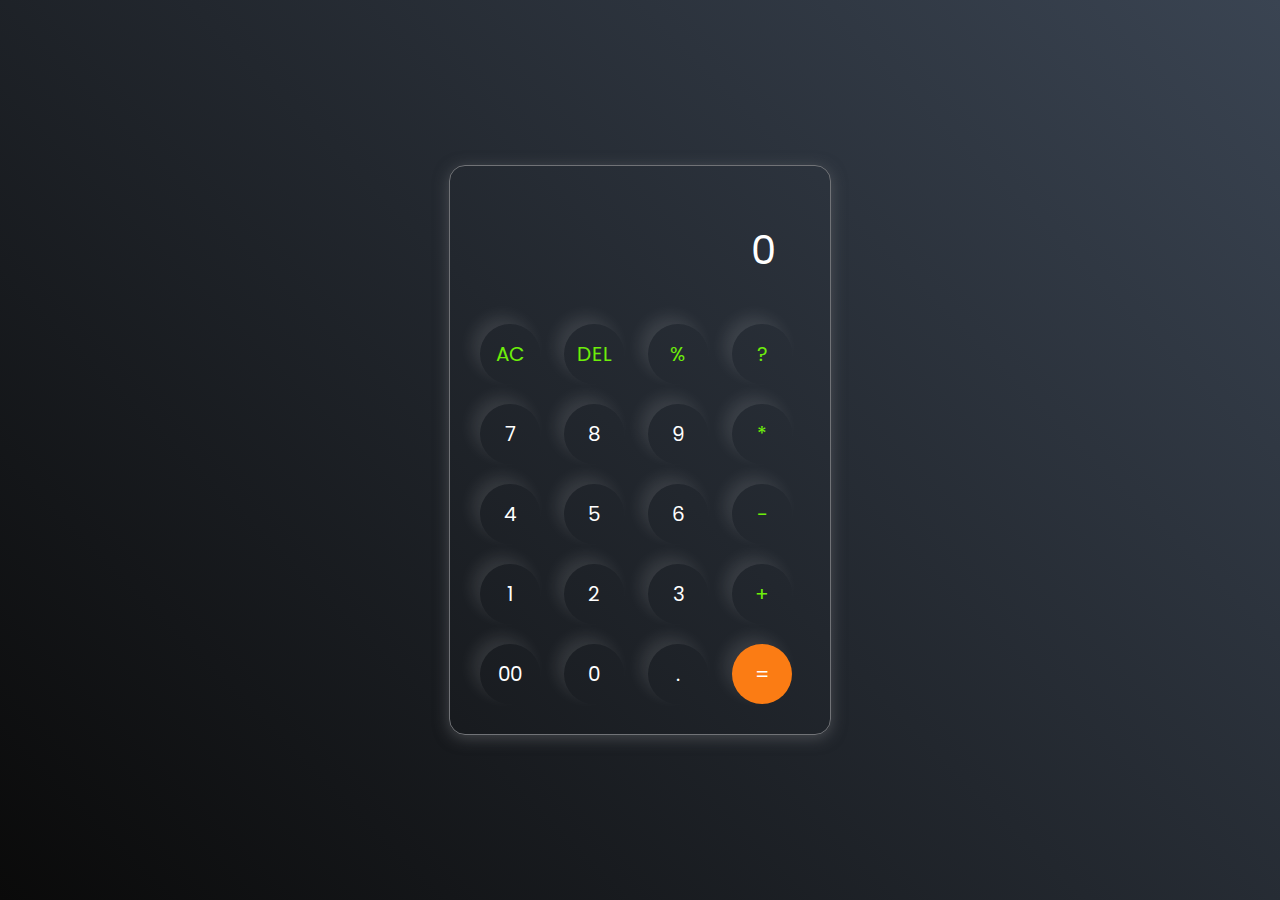
<file: calculator/index.html>
<!DOCTYPE html>
<html lang="en">
<head>
    <meta charset="UTF-8">
    <meta name="viewport" content="width=device-width, initial-scale=1.0">
    <link rel="stylesheet" href="style.css">
    <title>CALCULATOR</title>
</head>
<body>
    <div class="calculator">
        <input type="text" placeholder="0" id="inputBox">
        <div>
            <button class="operator">AC</button>
            <button class="operator">DEL</button>
            <button class="operator">%</button>
            <button class="operator">?</button>
        </div>
        <div>
            <button>7</button>
            <button>8</button>
            <button>9</button>
            <button class="operator">*</button>
        </div>
        <div>
            <button>4</button>
            <button>5</button>
            <button>6</button>
            <button class="operator">-</button>
        </div>
        <div>
            <button>1</button>
            <button>2</button>
            <button>3</button>
            <button class="operator">+</button>
        </div>
        <div>
            <button>00</button>
            <button>0</button>
            <button>.</button>
            <button class="equalBtn">=</button>
        </div>
    </div>

    <script src="script.js"></script>
</body>
</html>
</file>
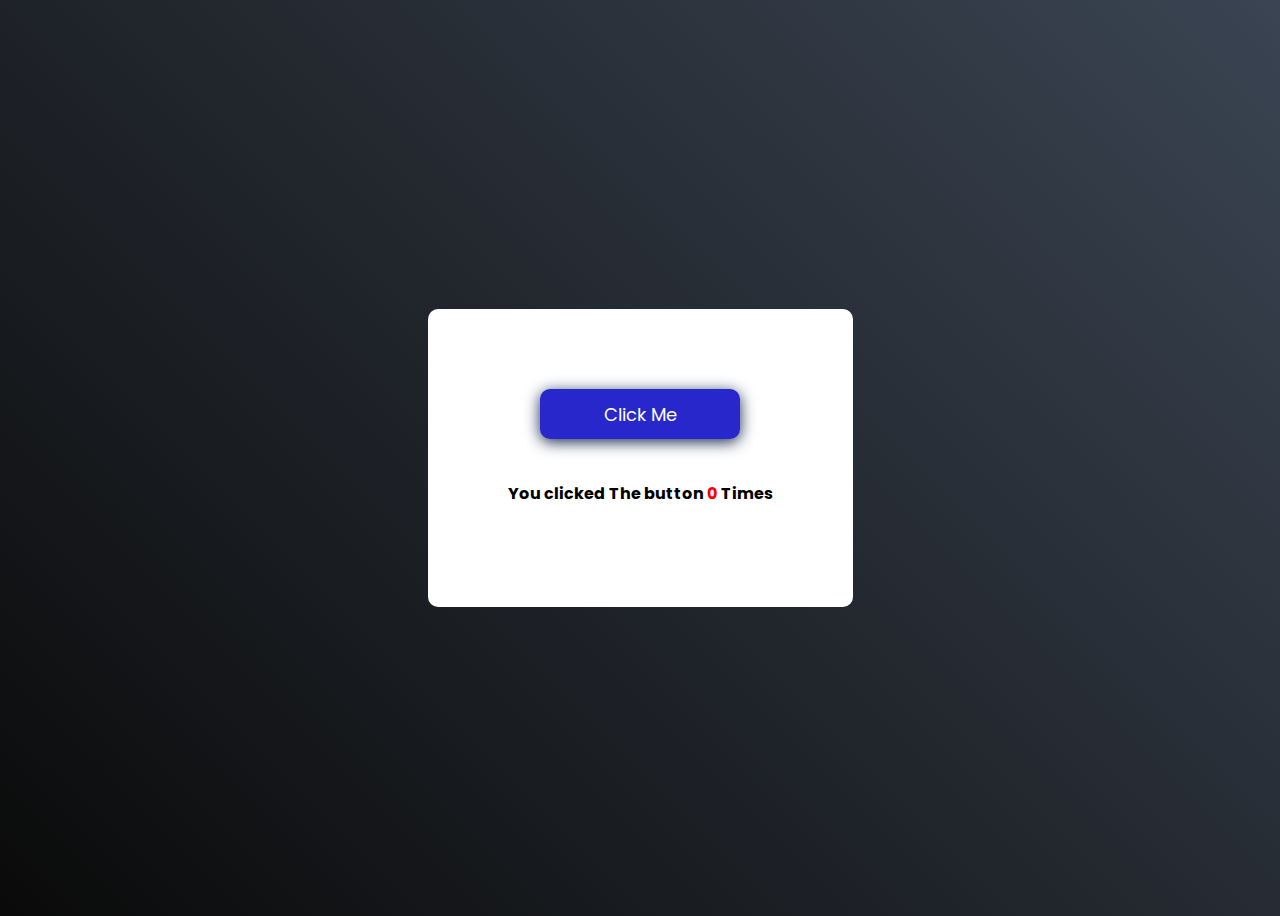
<file: Click The Button/index.html>
<!DOCTYPE html>
<html lang="en">
  <head>
    <meta charset="UTF-8" />
    <meta http-equiv="X-UA-Compatible" content="IE=edge" />
    <meta name="viewport" content="width=device-width, initial-scale=1.0" />
    <title>Click The Button</title>
    <link rel="stylesheet" href="style.css" />
  </head>
  <body>
    <div class="container">
      <button id="clicks">Click Me</button>
      <h4>You clicked The button <span id="counter">0</span> Times</h4>
    </div>
  </body>
  <script src="script.js"></script>

</html>
</file>
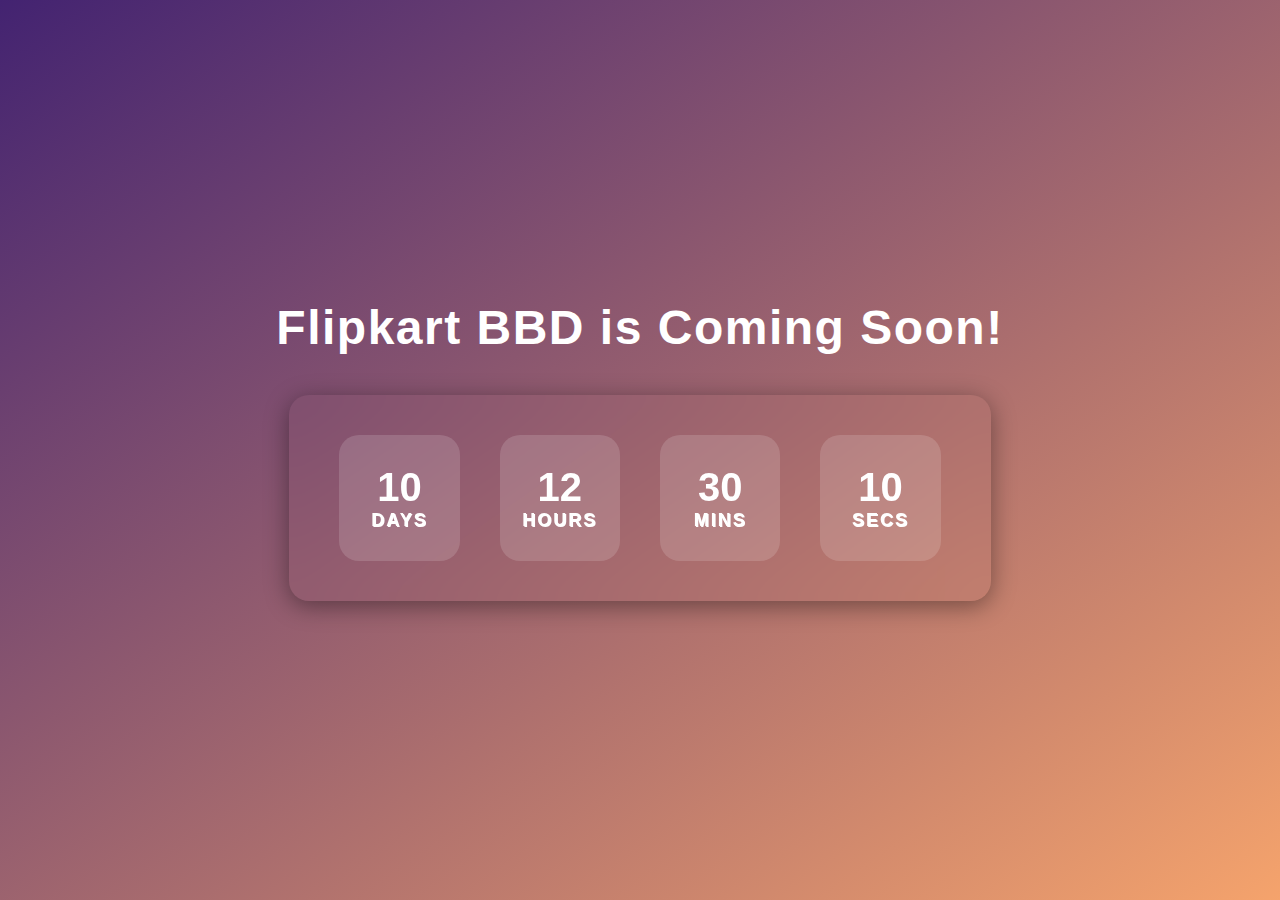
<file: Countdown projects/index.html>
<!DOCTYPE html>
<html lang="en">
<head>
    <meta charset="UTF-8">
    <meta name="viewport" content="width=device-width, initial-scale=1.0">
    <title>Contdown Timer using JavaScript</title>
    <link rel="stylesheet" href="style.css">
</head>
<body>
    <h1>Flipkart BBD is Coming Soon!</h1>
    <div class="countdown">
        <div class="timer">
            <span class="time" id="days">10</span>
            <span class="label">Days</span>
        </div>
        <div class="timer">
            <span class="time" id="hours">12</span>
            <span class="label">Hours</span>
        </div>
        <div class="timer">
            <span class="time" id="mins">30</span>
            <span class="label">Mins</span>
        </div>
        <div class="timer">
            <span class="time" id="secs">10</span>
            <span class="label">Secs</span>
        </div>
        <script src="script.js"></script>
    </div>
</body>
</html>
</file>
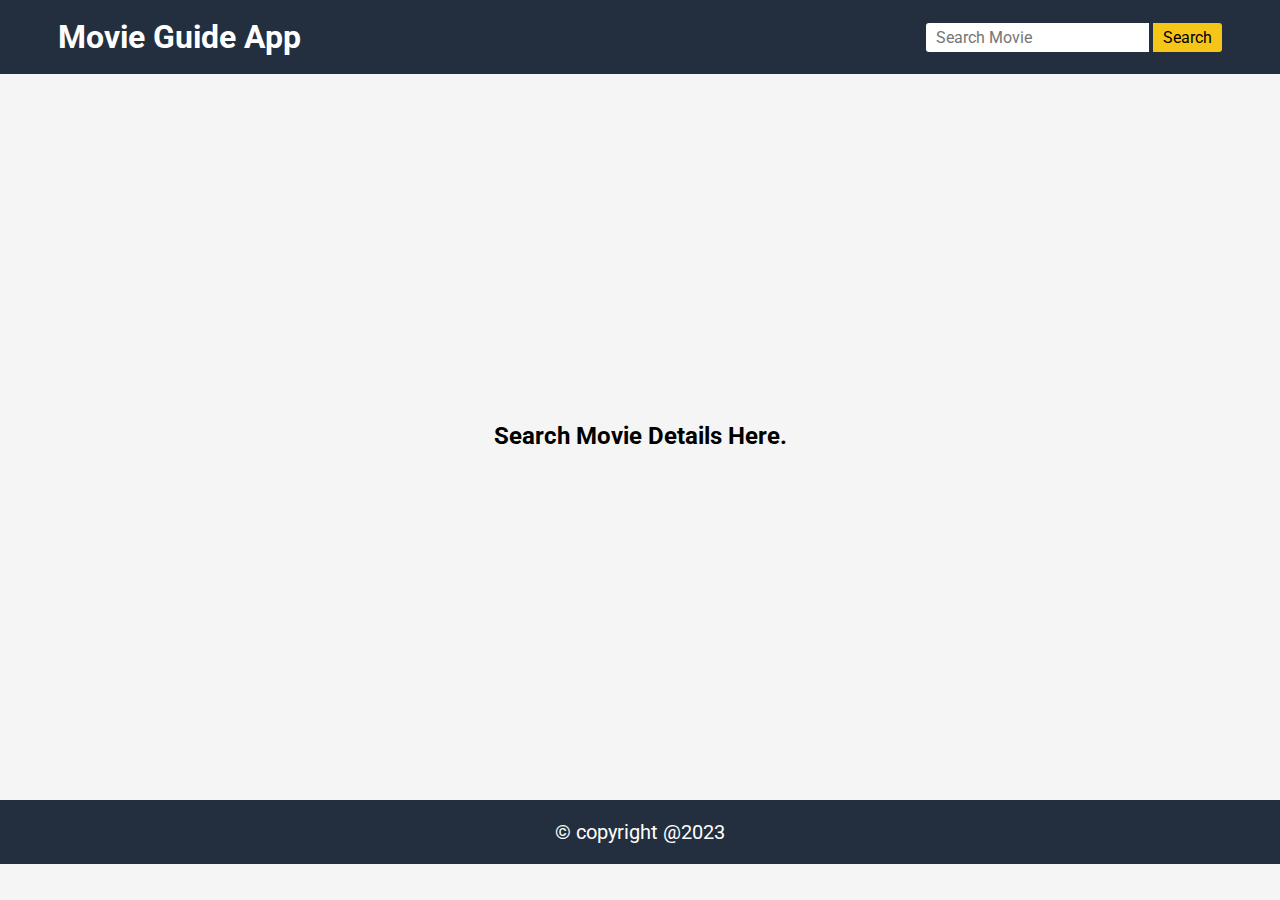
<file: Movie guide/index.html>
<!DOCTYPE html>
<html lang="en">
<head>
    <meta charset="UTF-8">
    <meta name="viewport" content="width=device-width, initial-scale=1.0">
    <title>Movie Guide App</title>
    <link rel="stylesheet" href="style.css">
</head>
<body>
    <!-- Navigation bar -->
    <nav>
    <div class="navbar">
        <div class="logo">
            <h1>Movie Guide App</h1>
        </div>
        <div class="search-container">
            <form action="">
                <input type="text" placeholder="Search Movie" class="inputBox" />
                <button type="submit" class="searchBtn">Search</button>
            </form>
        </div>
    </div>
    </nav>

    <!-- Main Section of movie data -->
    <main>
        <section>
            <div class="movie-container noBackground">
                <h2>Search Movie Details Here.</h2>
                
            </div>
        </section>
    </main>

    <Footer>
        <p>&copy; copyright @2023</p>
    </Footer>

    <script src="script.js"></script>
</body>
</html>
</file>
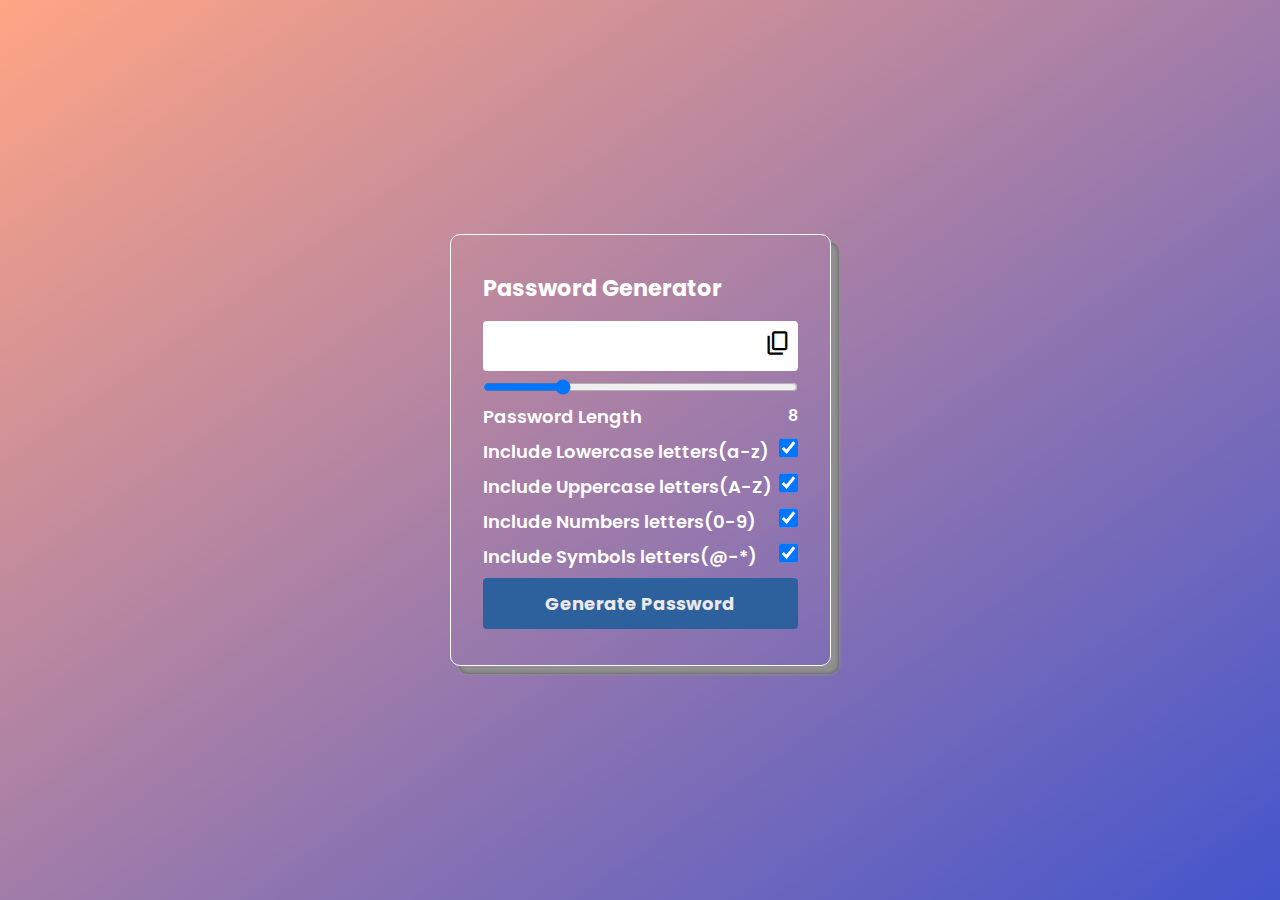
<file: password generator/index.html>
<!DOCTYPE html>
<html lang="en">

<head>
    <meta charset="UTF-8">
    <meta name="viewport" content="width=device-width, initial-scale=1.0">
    <link rel="stylesheet" href="style.css">
    <link rel="stylesheet"
        href="https://fonts.googleapis.com/css2?family=Material+Symbols+Outlined:opsz,wght,FILL,GRAD@24,400,0,0" />
    <title>Password Generator | Javascript Project</title>
</head>

<body>
    <div class="container">
        <h1>Password Generator</h1>

        <div class="inputBox">
            <input type="text" class="passBox" id="passBox" disabled>
            <span class="material-symbols-outlined" id="copyIcon">
                content_copy
            </span>
        </div>

        <input type="range" min="1" max="30" value="8" id="inputSlider">

        <div class="row">
            <p>Password Length</p>
            <span id="sliderValue"></span>
        </div>
        <div class="row">
            <label for="lowercase">Include Lowercase letters(a-z)</label>
            <input type="checkbox" name="lowercase" id="lowercase" checked>
        </div>
        <div class="row">
            <label for="uppercase">Include Uppercase letters(A-Z)</label>
            <input type="checkbox" name="uppercase" id="uppercase" checked>
        </div>
        <div class="row">
            <label for="numbers">Include Numbers letters(0-9)</label>
            <input type="checkbox" name="numbers" id="numbers" checked>
        </div>
        <div class="row">
            <label for="symbols">Include Symbols letters(@-*)</label>
            <input type="checkbox" name="symbols" id="symbols" checked>
        </div>
        <button type="button" class="genBtn" id="genBtn">Generate Password</button>

    </div>
    <script src="script.js"></script>
</body>

</html>
</file>
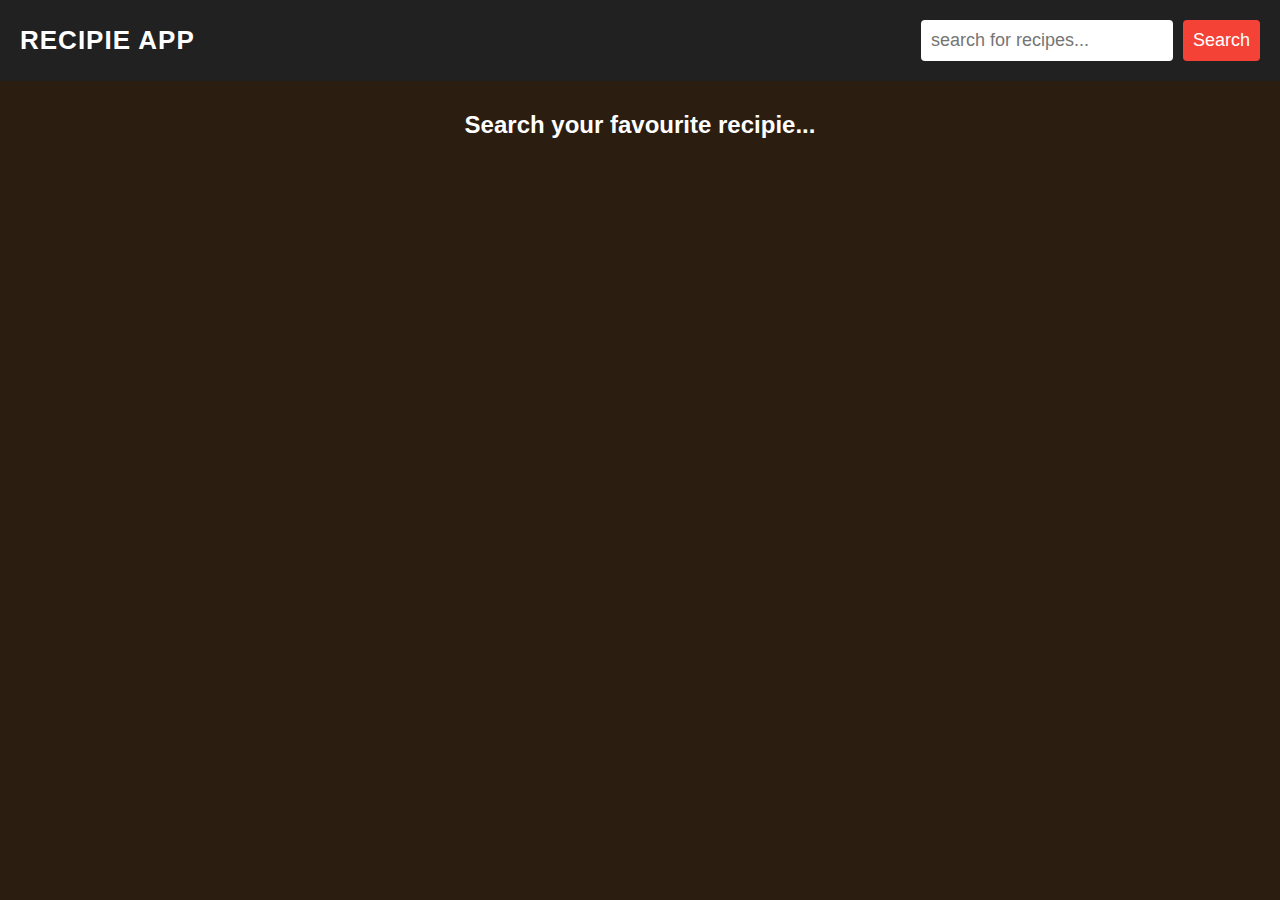
<file: Recipie App/index.html>
<!DOCTYPE html>
<html lang="en">
<head>
    <meta charset="UTF-8">
    <meta name="viewport" content="width=device-width, initial-scale=1.0">
    <title>recipie App</title>
    <link rel="stylesheet" href="style.css"/>
    <link rel="stylesheet" href="https://cdnjs.cloudflare.com/ajax/libs/font-awesome/4.7.0/css/font-awesome.min.css">
</head>
<body>
    <header>
        <nav>
            <h1>Recipie App</h1>
            <form>
                <input type="text" placeholder="search for recipes..." class="searchBox">
                <button type="submit" class="searchBtn">Search</button>
            </form>
        </nav>
    </header>
    <main>
        <section>
            <div class="recipe-container">
                <h2>Search your favourite recipie...</h2>
            </div>
            <div class="recipe-details">
                <button type="button" class="recipe-close-btn">
                    <i class="fa fa-times"></i>
                </button>
                <div class="recipe-details-content">
                </div>
            </div>
        </section>
    </main>
    <script src="script.js"></script>
</body>
</html>
</file>
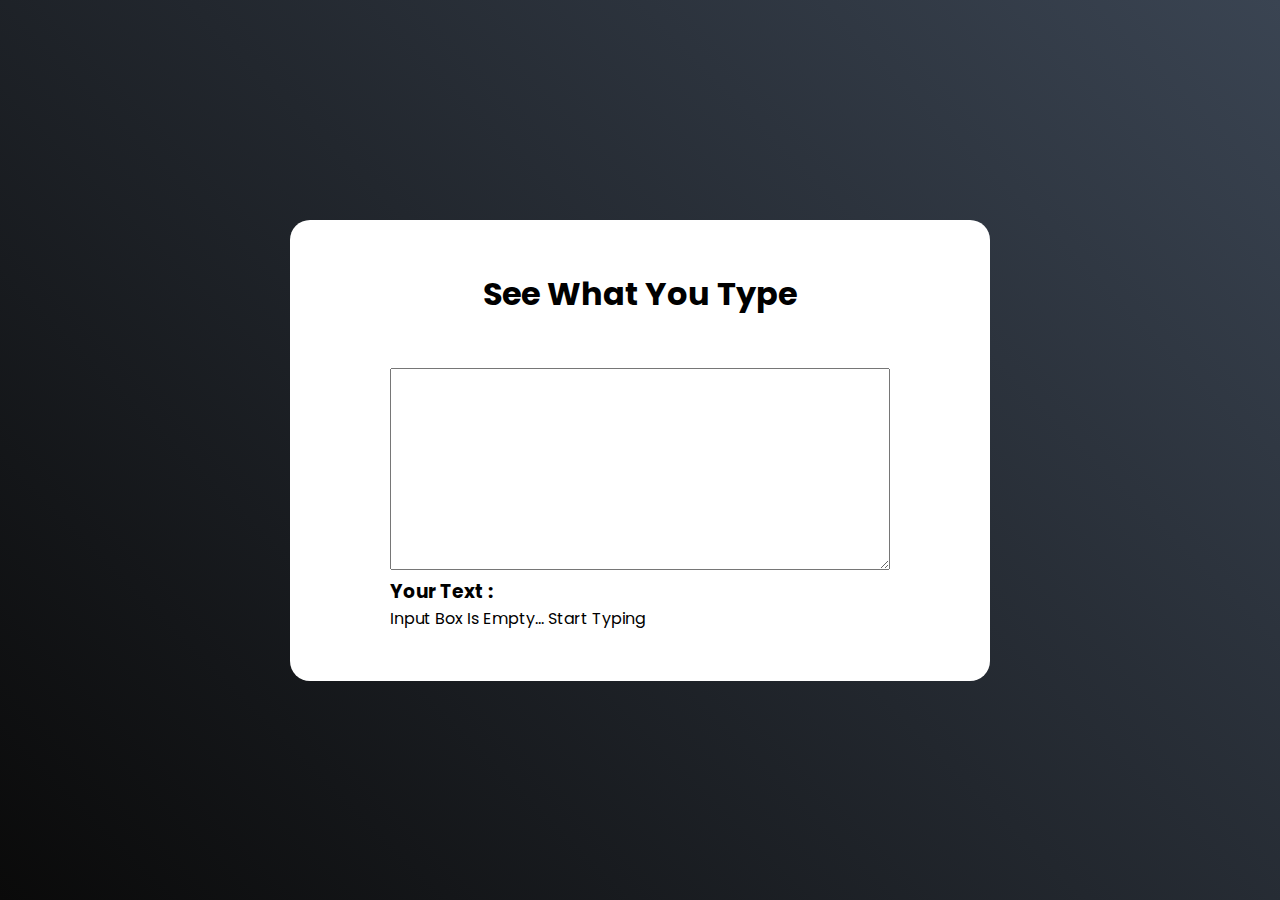
<file: see what you type/index.html>
<!DOCTYPE html>
<html lang="en">
  <head>
    <meta charset="UTF-8" />
    <meta http-equiv="X-UA-Compatible" content="IE=edge" />
    <meta name="viewport" content="width=device-width, initial-scale=1.0" />
    <title>See What You Type</title>
    <link rel="stylesheet" href="style.css" />
  </head>
  <body>
    <div class="container">
      <h1>See What You Type</h1>
      <textarea id="input" cols="30" rows="10" oninput="update()"></textarea>
      <h3>Your Text :</h3>
      <p id="output">Input Box Is Empty... Start Typing</p>
    </div>
  </body>
  <script>

    document.addEventListener("input",input);
    function input(){
        var one=document.getElementById("input").value;
        document.getElementById('output').innerText="You are writing: "+one;
    }
    
  </script>
</html>
</file>
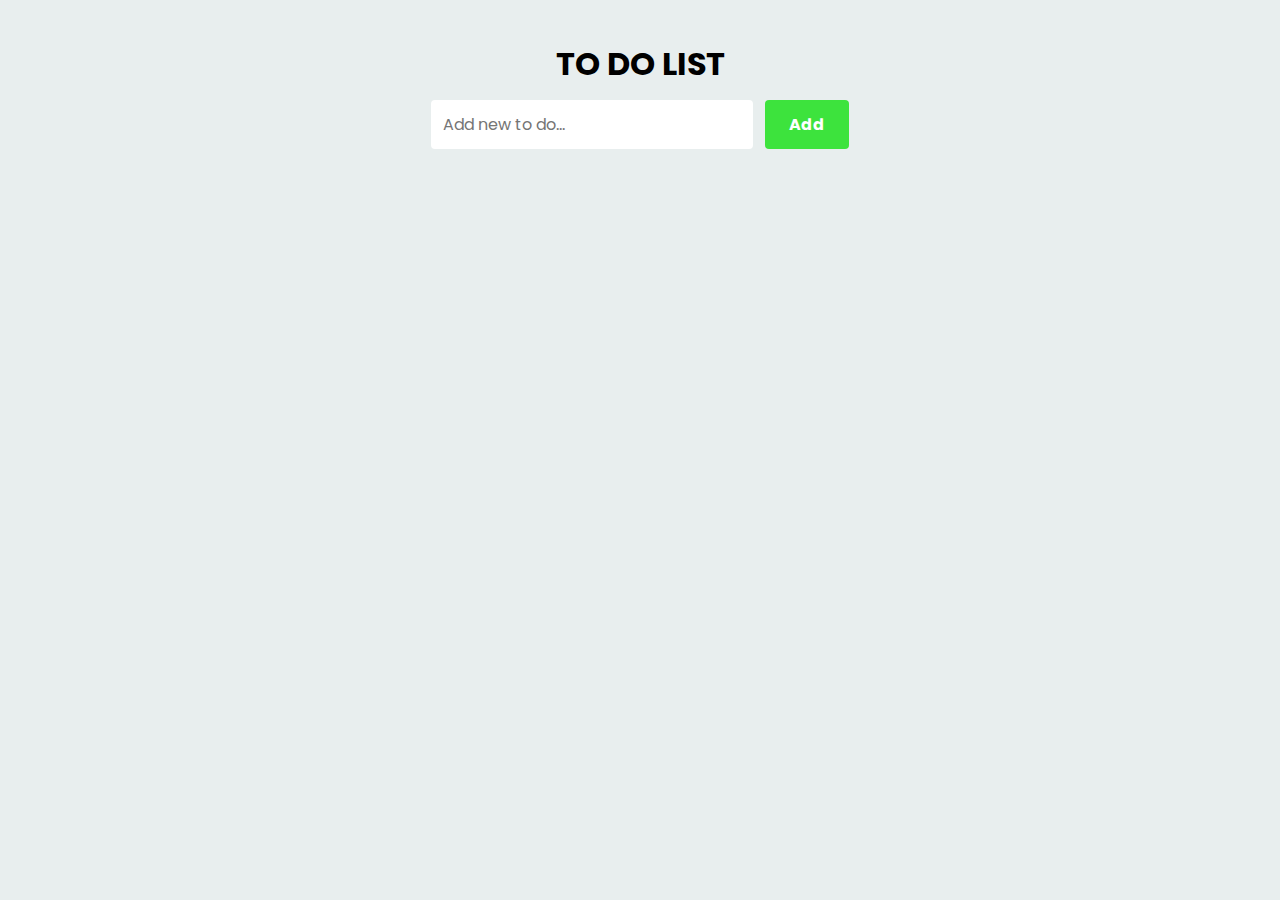
<file: ToDoApp/index.html>
<!DOCTYPE html>
<html lang="en">
<head>
    <meta charset="UTF-8">
    <meta name="viewport" content="width=device-width, initial-scale=1.0">
    <title>TO DO LIST - javascript Project</title>
    <link rel="stylesheet" href="style.css">
</head>
<body>
    <div class="container">
        <div class="input-container">
            <h1>TO DO LIST</h1>
            <input type="text" placeholder="Add new to do..." id="inputBox">
            <input type="button" value="Add" id="addBtn">
        </div>

        <ul class="todoList" id="todoList">     
           <!-- <li><p>Task1</p></li>
           <li>Task2</li>
           <li>Task3</li> -->
        </ul>
    </div>
    <script src="script.js"></script>
</body>
</html>
</file>
<file: calculator/style.css>
@import url('https://fonts.googleapis.com/css2?family=Baloo+Bhai+2:wght@500&family=Poppins:ital,wght@0,500;1,500&display=swap');
*{
    margin: 0;
    padding: 0;
    box-sizing: border-box;
    font-family: 'Poppins', sans-serif;

}

body{
    width: 100%;
    height: 100vh;
    display: flex;
    justify-content: center;
    align-items: center;
    background: linear-gradient(45deg,#0a0a0a,#3a4452);
}

.calculator{
    border:1px solid #717377;
    padding:20px;
    border-radius: 16px;
    background:transparent;
    box-shadow: 0px 3px 15px rgba(113,115,119,0.5);
    

}

input{
    width: 320px;
    border:none;
    padding:24px;
    margin:10px;
    background: transparent;
    box-shadow: 0px 3px 15px rgbs(84,84,84,0.1);
    font-size: 40px;
    text-align: right;
    cursor:pointer;
    color:#ffffff;


}

input::placeholder{
    color:#ffffff;

}

button{
    border:none;
    width:60px;
    height:60px;
    margin: 10px;
    border-radius: 50%;
    background: transparent;
    color:#ffffff;
    font-size: 20px;
    box-shadow: -8px -8px 15px rgba(255,255,255,0.1);
    cursor: pointer;
}

.equalBtn{
    background-color: #fb7c14;
}
.operator{
    color:#6dee0a;
}
</file>
<file: Click The Button/style.css>
@import url('https://fonts.googleapis.com/css2?family=Baloo+Bhai+2:wght@500&family=Poppins:ital,wght@0,500;1,500&display=swap');
body {
    background: linear-gradient(45deg,#0a0a0a,#3a4452);
    display: flex;
    justify-content: center;
    height: 100vh;
    align-items: center;
  }
  
  .container {
    background-color: #fff;
    padding: 80px;
    text-align: center;
    border-radius: 10px;
  }
  
  button {
    margin-bottom: 20px;
    width: 200px;
    height: 50px;
    border-radius: 10px;
    background-color: #2827cc;
    color: #fff;
    border-color: transparent;
    font-size: large;
    box-shadow: 0px 3px 15px rgba(24, 41, 74, 3);
    cursor:pointer;
  }
  
  button:active {
    transform: translateY(5px);
  }
  
  span{
      color: red;
  }

  
*{
    
    box-sizing: border-box;
    font-family: 'Poppins', sans-serif;

}
</file>
<file: Countdown projects/style.css>
*{
    margin: 0;
    padding: 0;
    box-sizing: border-box;
    font-family: sans-serif;
}
body{
    width: 100%;
    height: 100vh;
    display: flex;
    justify-content: center;
    align-items: center;
    flex-direction: column;
    background:linear-gradient(145deg,#432371,#f5a36c);
    color: #ffff;
}
h1{
    font-size: 48px;
    margin-bottom: 40px;
    letter-spacing: 1.5px;
}
.countdown{
    display: flex;
    justify-content: center;
    align-items: center;
    box-shadow: 0 5px 25px rgba(0,0,0,0.4);
    padding: 40px 30px;
    border-radius: 20px;
    backdrop-filter: blur(20px);
}

.timer{
    background-color: rgba(255,255,255,0.15);
    padding: 30px;
    margin: 0 20px;
    border-radius: 20px;
    display: flex;
    flex-direction: column;
    justify-content: center;
    align-items: center;
    width:100%;
    min-width: 100px;
    max-width: 160px;
    height: 100%;
    transition: background-color
    0.2s ease-in-out;
}

.timer .time{
    font-size: 40px;
    font-weight: bold;
}
.timer .label{
    font-size: 18px;
    font-weight: bold;
    text-transform: uppercase;
    letter-spacing: 2px;
    text-shadow: 1px 1px #fff;
}
.timer:hover{
    background: rgba(255,255,255,0.25);;
}

@media screen and (max-width:1024px){
    h1{
        font-size: 38px;
    }
    .countdown{
        flex-wrap: wrap;
    }
    .timer{
        max-height: 150px;
        margin: 20px;
    }
}
</file>
<file: Movie guide/style.css>
@import url('https://fonts.googleapis.com/css2?family=Baloo+Bhai+2:wght@500&family=Poppins:ital,wght@0,500;1,500&family=Roboto&display=swap');
*{
    margin: 0;
    padding: 0;
    box-sizing: border-box;
    font-family: 'Roboto', sans-serif;
}


body{
    background:#f5f5f5;
}

nav{
    background: #232f3e;
    color: #fff;
}

/* navbar styling */
.navbar{
    display: flex;
    justify-content: space-between;
    align-items: center;
    max-width: 1200px;
    margin:0 auto;
    padding: 18px;
}

.search-container input,button{
    padding: 5px 10px;
    border: none;
    font-size: 16px;
}

.search-container input{
    border-radius: 3px 0 0 3px;
}

.search-container button{
    border-radius: 0 3px 3px 0;
    background: #f5c518;
    cursor: pointer;
    transition: all 0.2s;
}

.search-container button:hover{
    background:#ffdd45;
}


/* main movie section styling */

main{
    max-width: 1200px;
    margin: 0 auto;
    margin-block:38px;
}

main section{
    display: flex;
    justify-content: center;
    align-items: center;
    min-height: 72vh;
}

.movie-container{
    display: flex;
    justify-content: center;
    background: #fff;
    box-shadow: 0px 0px 10px #ccc;
    width: 80%;
    border-radius: 5px;
}
.movie-poster img{
    height: 450px;
    margin-right: 30px;
    border-radius: 5px 0 0 5px;
}

.movie-info{
    padding-inline:15px;
}

.movie-info h2{
    text-align:center;
    font-size: 32px;
    margin: 20px 0 12px 0;
}

.movie-info h2+p{
    text-align: center;
}
.movie-info .movie-genre{
    display: flex;
    justify-content: center;
    margin-block: 5px;
    overflow-x: auto;

}

.movie-info .movie-genre p{
    background: #232f3e;
    color: #fff;
    padding: 5px 14px;
    margin-inline:5px;
    border: 2px aolod #000000;
    border-radius: 6px;
    font-weight: 700;
}

.movie-info p{
    font-size: 18px;
    margin-block: 16px;
    line-height: 24px;

}
.movie-container.noBackground{
    background: none;
    box-shadow: none;
    align-items: center;
}
/*footer Styling */
footer{
    text-align: center;
    background: #232f3e;
    color: #fff;
    padding-block: 20px;
    margin-top: 40px;
    font-size: 20px;
}

/* Responsive code */

@media screen and (max-width:950px){
    .movie-container{
        flex-direction: column;
    }

    .movie-poster img{
        width: 100%;
        height: fit-content;
        margin-right: 0;
    }

    .movie-info{
        padding-inline: 30px;
    }
}

@media screen and (max-width:950px){
    .navbar{
        flex-direction: column;
        justify-content: center;
        align-items: center;
    }

    .search-container{
        margin-top: 12px;
    }
}
</file>
<file: password generator/style.css>
@import url('https://fonts.googleapis.com/css2?family=Baloo+Bhai+2:wght@500&family=Poppins:ital,wght@0,500;1,500&display=swap');
*{
    margin: 0;
    padding: 0;
    box-sizing: border-box;
    font-family: 'Poppins', sans-serif;
}

body{
    max-width: 100vw;
    min-height: 100vh;
    display: flex;
    justify-content: center;
    align-items: center;
    background: linear-gradient(to right bottom, #ffa585,#45c);
    font-weight: 600;
}

.container{
    border:0.5px solid #ffff;
    border-radius: 10px;
    padding:28px 32px;
    display: flex;
    flex-direction: column;
    background: transparent;
    box-shadow: 8px 8px 4px #909090, 8px 8px 0px #575757;
    color: #fff;
}

.container h1{
    font-size: 1.4rem;
    margin-block:8px;

}
.inputBox{
    position: relative;
}

.inputBox span{
    position: absolute;
    top:16px;
    right:6px;
    color: #000;
    font-size: 28px;
    cursor: pointer;
    z-index:2;
}
.passBox{
    background-color: #fff;
    border:none;
    outline: none;
    padding: 10px;
    width: 315px;
    border-radius: 4px;
    font-size: 20px;
    margin-block: 8px;
    text-overflow: ellipsis;
}
.row{
    display: flex;
    margin-block-start: 8px;

}

.row p, .row label{
    flex-basis:100%;
    font-size: 18px;
}

.row input[type="checkbox"]{
    width:20px;
    height: 20px;
}

.genBtn{
    border: none;
    outline: none;
    background-color: #2c619e;
    padding: 12px 24px;
    color: #eee8e8;
    font-size: 18px;
    margin-block:8px;
    font-weight: 700;
    cursor: pointer;
    border-radius: 4px;
}

.genBtn:hover{
    background-color: #0066ff;
}
</file>
<file: Recipie App/style.css>
*{
    margin: 0;
    padding: 0;
    box-sizing: border-box;
    font-family: Verdana, Geneva, Tahoma, sans-serif;
}

body{
    background-color: #2b1d0f;
    color: #ffff;
}

header nav{
    background-color: #212121;
    padding: 20px;
    display: flex;
    justify-content: space-between;
    align-items: center;
    z-index: 1;
}

header nav h1{
    font-size: 26px;
    font-weight: 700;
    letter-spacing: 1px;
    text-transform: uppercase;
}

header nav form{
    display: flex;
    justify-content: center;
}

form input[type="text"]{
    flex-grow: 1;
    margin-right: 10px;
}
form input[type="text"],button[type="submit"]{
    border:none;
    font-size: 18px;
    padding: 10px;
    border-radius: 4px;
}
form button[type="submit"]{
    background-color: #f44336;
    cursor: pointer;
    color: #ffff;
    transition: background-color 0.2s ease-in-out;
}

form button[type="submit"]:hover,.recipe button:hover, .recipe-close-btn{
    background-color: #ff5c5c;
}

/* Main section */
.recipe-container{
    text-align: center;
    margin-top: 20px;
    display: grid;
    grid-template-columns: repeat(auto-fit,minmax(300px,1fr));
    grid-gap: 40px;
    width:80%;
    margin: 10px auto;
    padding: 20px;
    place-items: center;
}

.recipe{
    background-color: #fff;
    display: flex;
    flex-direction: column;
    color: #000;
    border-radius: 6px;
    box-shadow: 0 5px 10px rgba(78, 73, 73, 0.1),-5px -5px 10px rgba(34, 34, 34, 0.5);
    cursor: pointer;
    max-width: 350px;
    transition: transform 0.3s ease-in-out;
}
.recipe:hover{
    transform: scale(1.02);
}
.recipe img{
    height: 300px;
}

.recipe h3{
    font-size: 24px;
    margin-block: 5px;
}

.recipe p{
    font-size: 20px;
    color: #4a4a4a;
    margin: 5px 0px;
}

.recipe span{
    font-weight: 600;
}

.recipe button{
    font-size: 20px;
    font-weight: 600;
    padding: 10px;
    border-radius: 5px;
    border: none;
    cursor: poiner;
    margin: 18px auto;
    background-color: #f44336;
    color: #fff;
}

/* Recipe Details */
.recipe-details{
    display: none;
    position: fixed;
    top: 50%;
    left: 50%;
    transform: translate(-50%, -50%);
    -webkit-transform: translate(-50%, -50%);
    background-color: #694c2f;
    border-radius: 12px;
    width: 40%;
    height: 60%;
    font-size: 20px;
    transition: all 0.5s ease-in-out;
    overflow-y: scroll;
}
.recipe-details-content{
    padding: 30px;
    
}
.recipeName{
    text-align: center;
    text-transform: uppercase;
    text-decoration: underline;
}
.ingredientList{
    margin-top: 10px;
    margin-left: 20px;
}

.recipeInstructions p{
    line-height: 30px;
    white-space: pre-line;
}
.recipeName,.ingredientList,.recipeInstructions{
    margin-bottom: 20px;
}


/* Adding scrollbar to recipe details popup */
.recipe-details::-webkit-scrollbar{
    width:15px;
}

.recipe-details::-webkit-scrollbar-thumb{
    background-color: #b5b5ba;
    border-radius: 16px;
    --webkit-border-radius:16px;

}

body::-webkit-scrollbar{
    width:16px;
}

.body-details::-webkit-scrollbar-thumb{
    background: #a1a1a1;
    
}
body::-webkit-scrollbar-track{
    background: #ebebeb;
}


.recipe-close-btn{
    border:none;
    font-size: 18px;
    padding: 8px;
    border-radius: 4px;
    background-color: #f44336;
    color: #fff;
    position: absolute;
    top: 20px;
    right: 20px;
    width: 30px;
    height: 30px;
    display: flex;
    justify-content: center;
    align-items: center;
}
/* Responsive code */
@media screen and 
(max-width:600px){
    header nav{
        flex-direction: column;
    }
    header nav form{
        width: 80%;
        margin-top: 20px;
    }
}
</file>
<file: see what you type/style.css>
@import url('https://fonts.googleapis.com/css2?family=Baloo+Bhai+2:wght@500&family=Poppins:ital,wght@0,500;1,500&display=swap');
*{
    margin: 0;
    padding: 0;
    box-sizing: border-box;
    font-family: 'Poppins', sans-serif;

}

body {
    display: flex;
    justify-content: center;
    height: 100vh;
    align-items: center;
    background: linear-gradient(45deg,#0a0a0a,#3a4452);
  }
  
  .container {
    background-color: #fff;
    padding: 50px 100px 50px 100px;
    border-radius: 20px;
  }
  
  h1 {
    margin-bottom: 50px;
    text-align: center;
  }
  
  textarea {
    width: 500px;
  }
</file>
<file: ToDoApp/style.css>
@import url('https://fonts.googleapis.com/css2?family=Poppins&display=swap');

*{
    margin: 0;
    padding: 0;
    box-sizing: border-box;
    font-family: 'Poppins', sans-serif;
}

body{
    background-color: rgb(232,238,238);
}

.container{
    display: flex;
    flex-direction: column;
    justify-content: center;
    align-items: center;
    margin-top: 20px;
}

.input-container{
    width: 100%;
    max-width:500px;
    text-align: center;
    padding: 20px;
}
.input-container input{
    border:none;
    outline: none;
    padding:12px;
    margin-block: 12px;
    border-radius: 4px;
    font-size: 16px;
}
.input-container input[type="text"]{
    width: 70%;

}
.input-container input[type="button"]{
    background-color: #3de33d;
    color: #ffff;
    font-weight: 700;
    margin-left:8px;
    cursor: pointer;
    padding:12px 24px;
    
}
.input-container input[type="button"]:hover{
    background-color: #60b160;
}

ul{
    width:100%;
    max-width: 450px;
    /* display: flex;
    justify-content: center;
    flex-direction: column;
    align-items: center; */
}

ul li{
    list-style-type: none;
    cursor: pointer;
    margin-block-end: 12px;
    border-radius: 8px;
    border:0.125px solid #a19f9f;
    padding:6px 12px;
    background-color: #ffffff;
    display: flex;
    align-items: center;
    justify-content: space-between;
    transition:background-color 0.5s;
}
ul li:hover{
    background-color: #cbcaca;
}
ul li p{
    flex-grow: 1;
    padding: 2px;
}

.btn{
    border: none;
    outline:none;
    font-size: 16px;
    background: none;
    font-weight: 600;
    cursor: pointer;
    padding: 8px;
}

.deleteBtn{
    color:#ff0000;

}

.editBtn{
    color: #008000;
}
</file>
